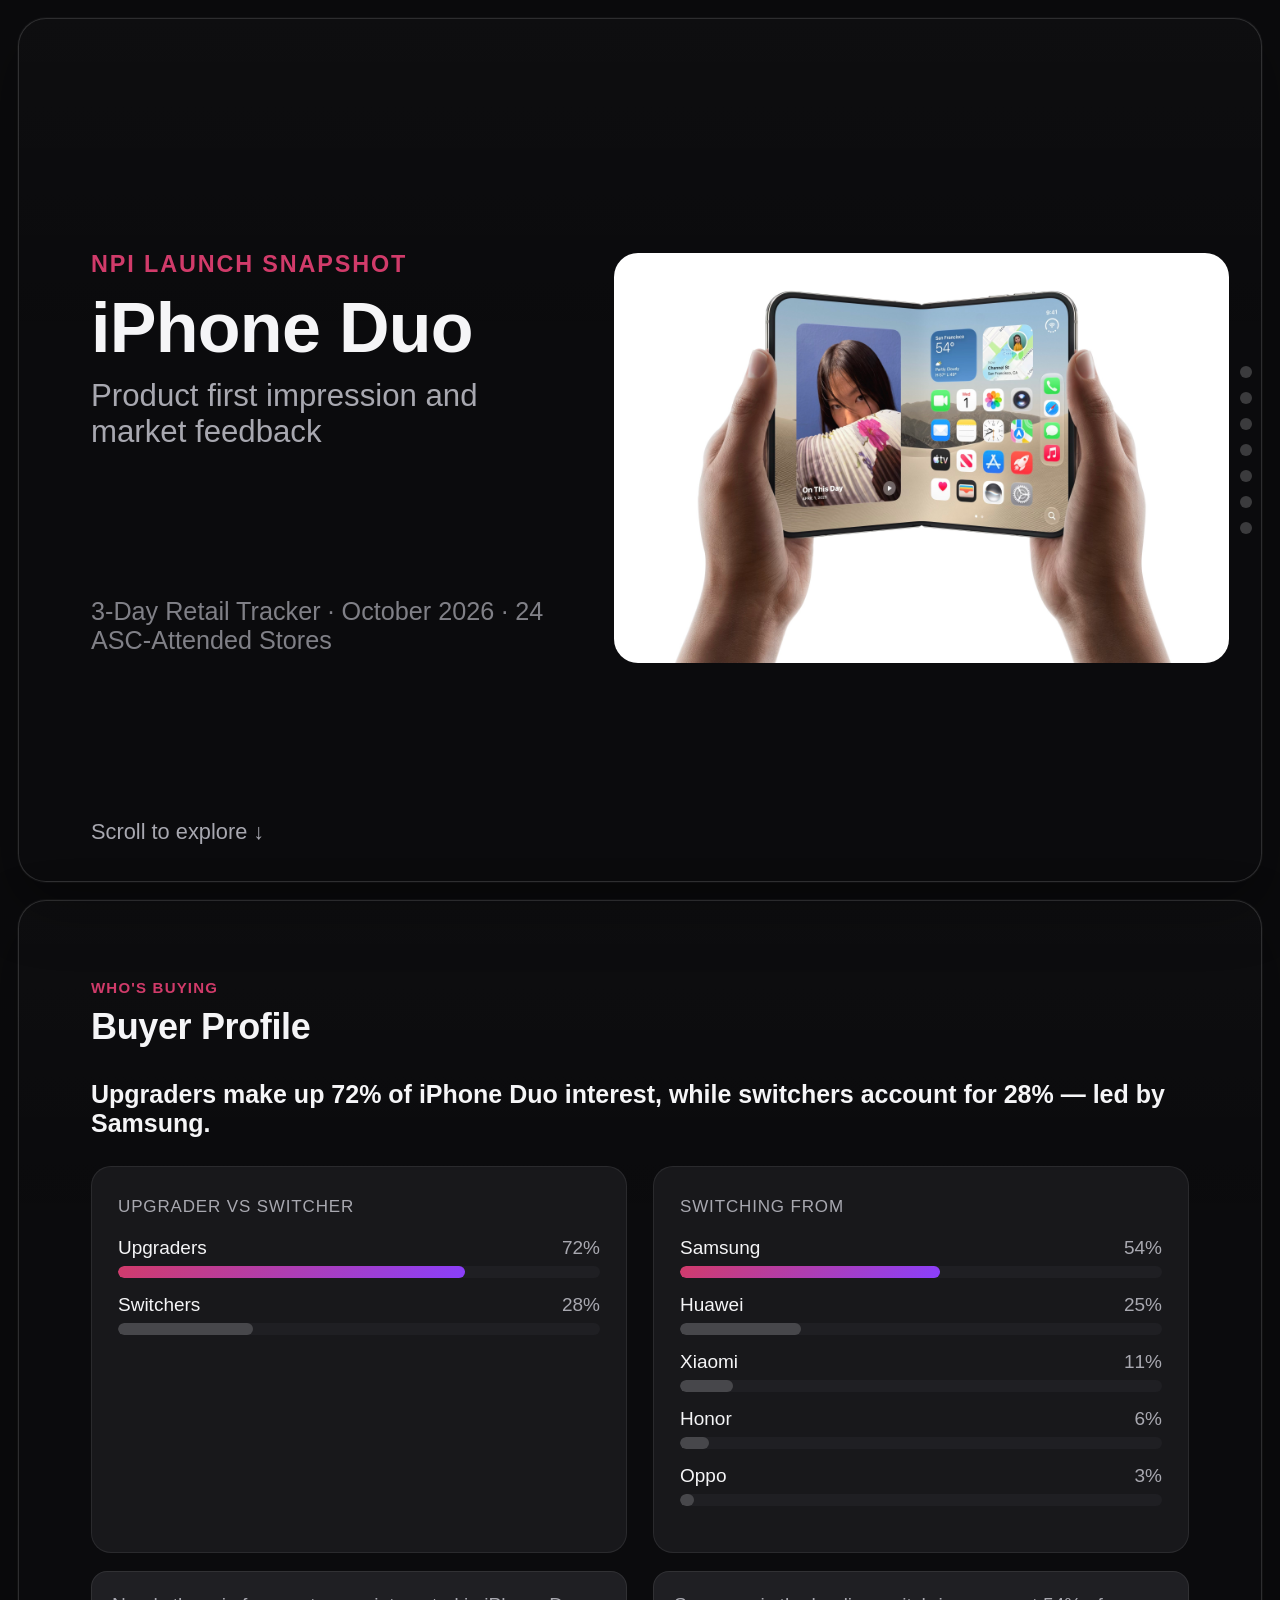
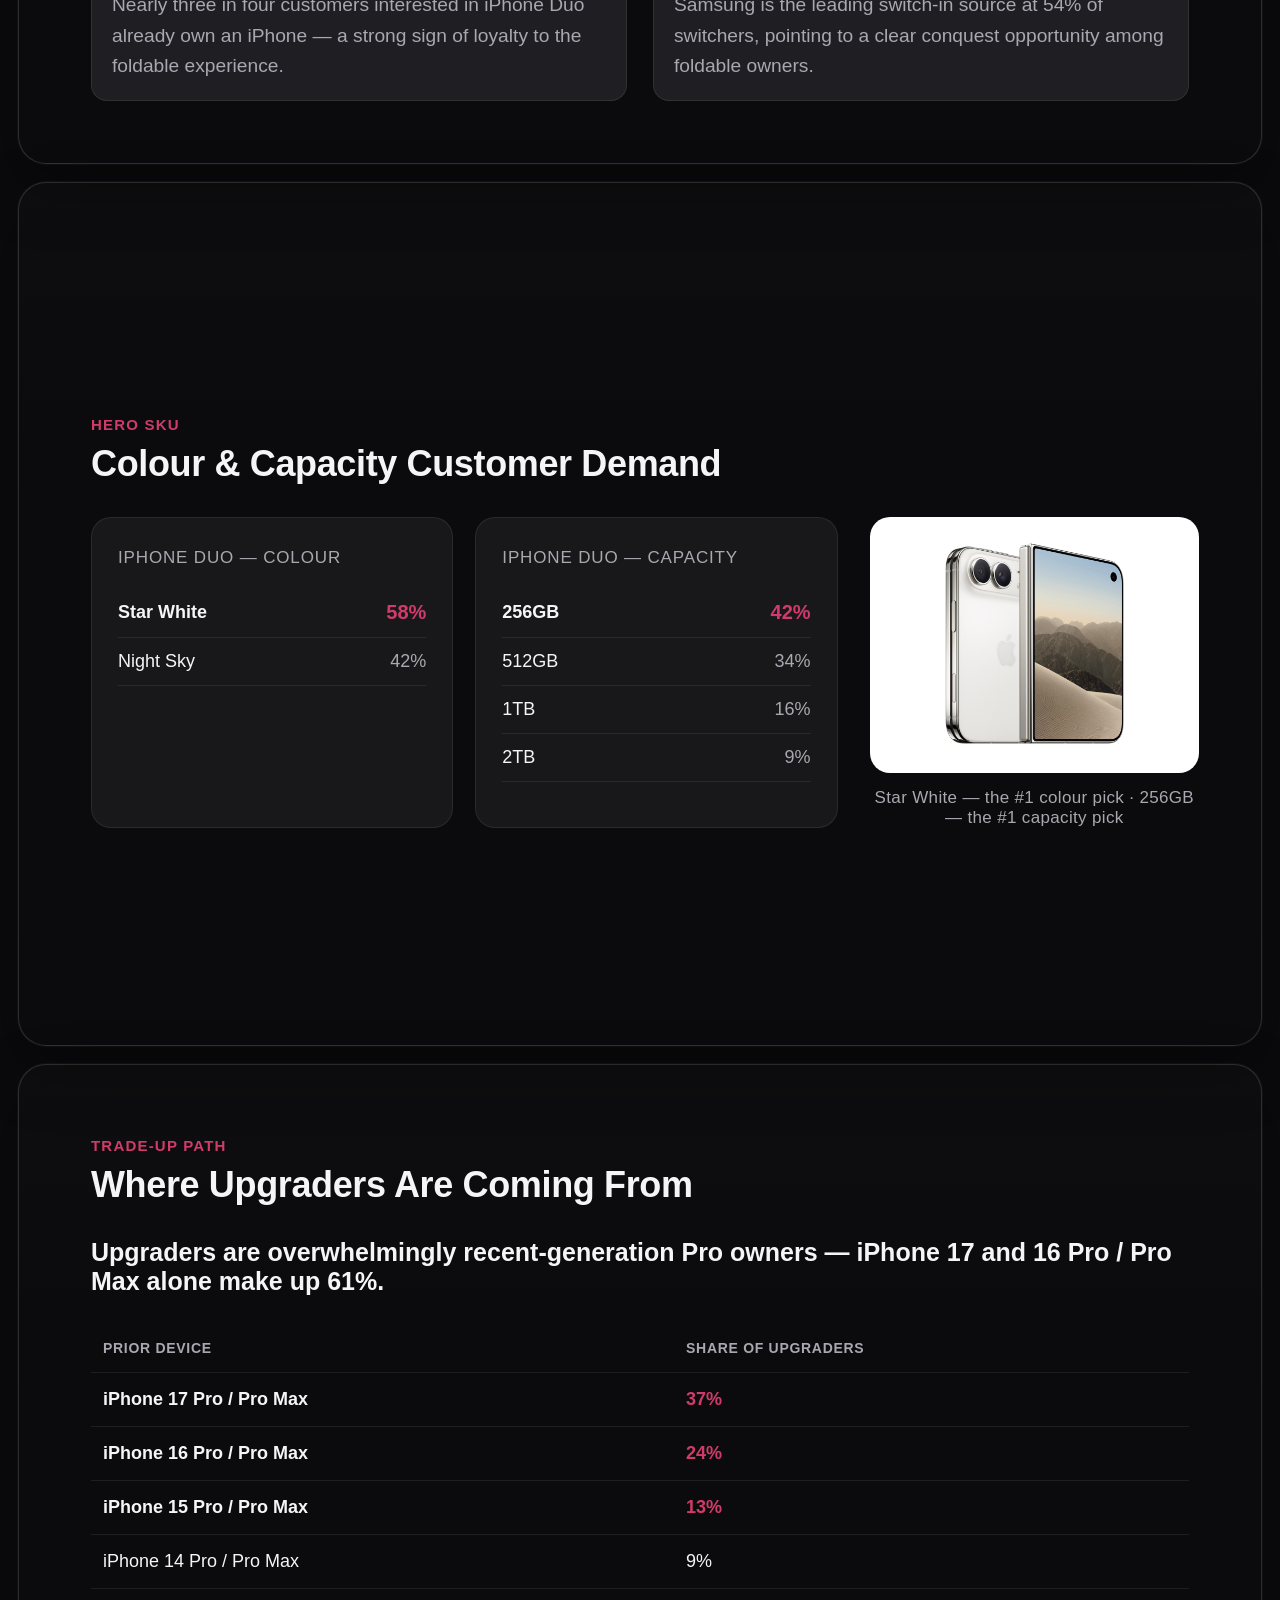
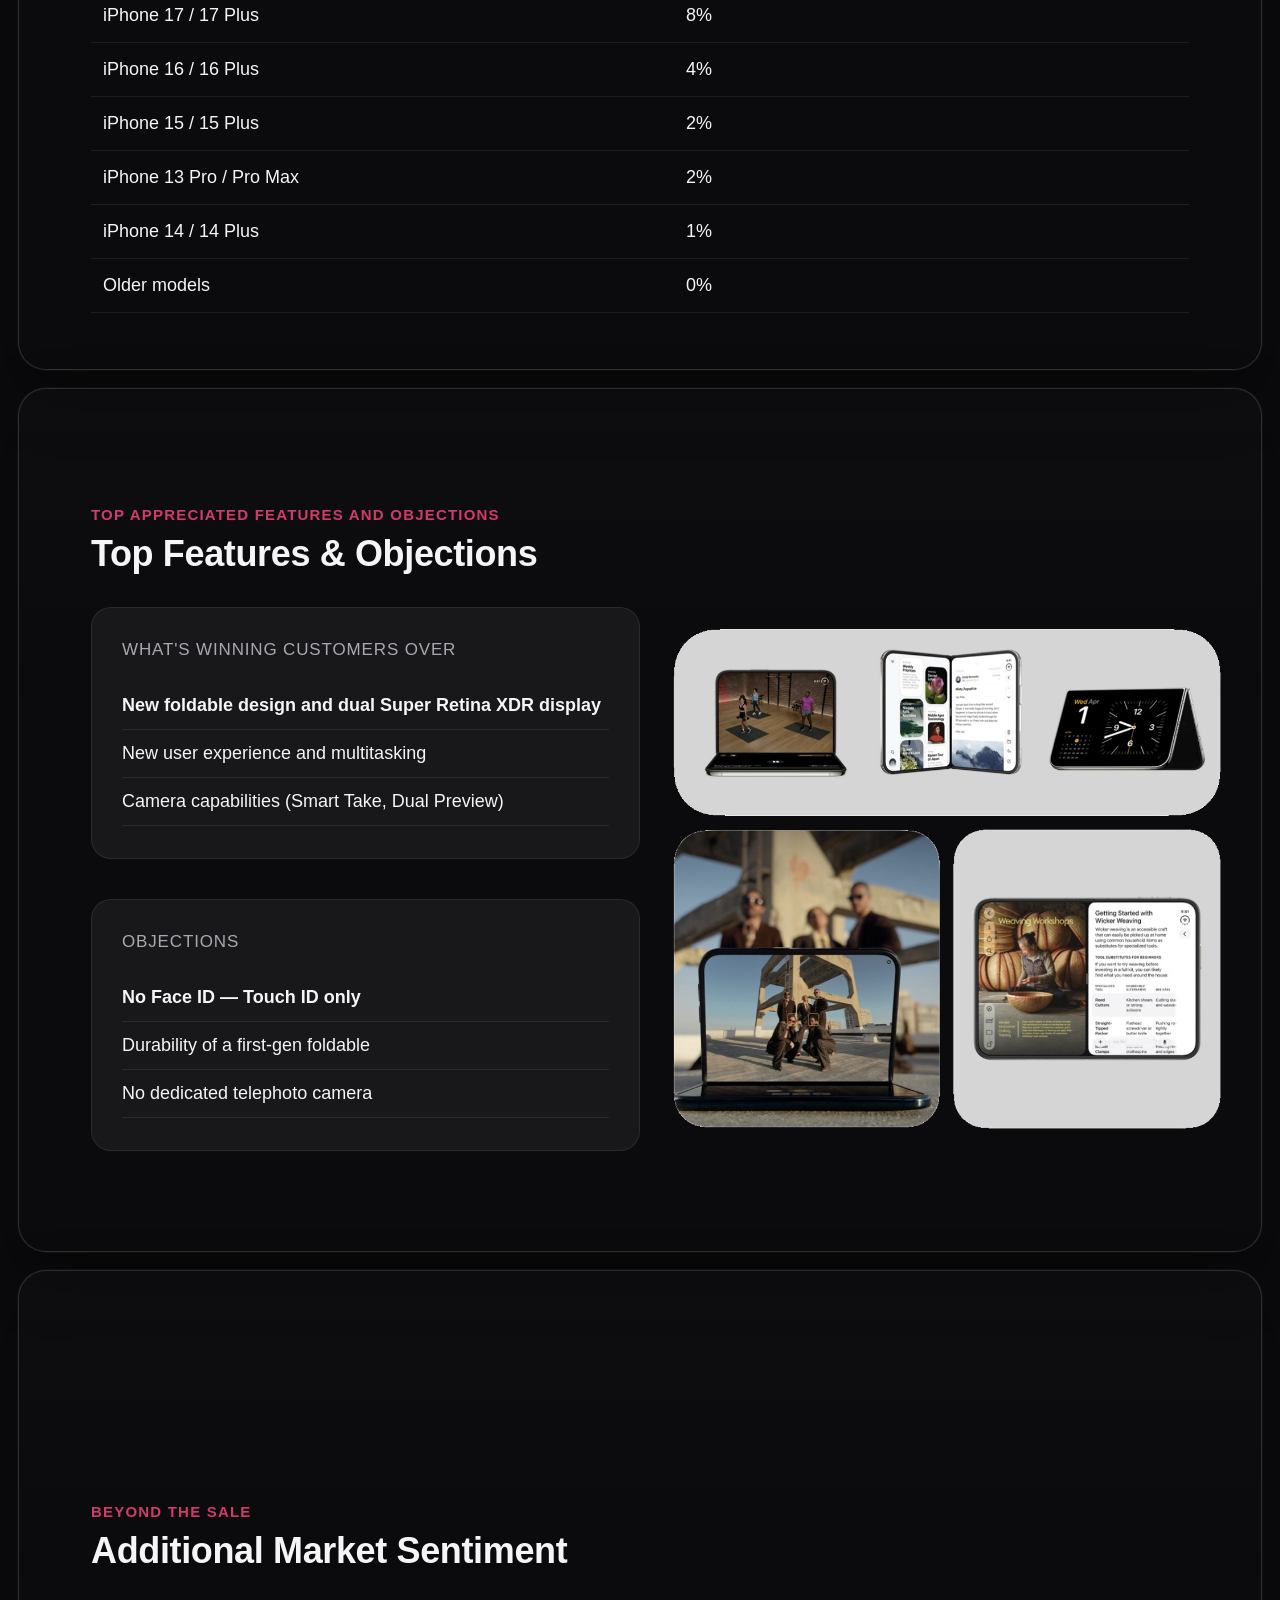
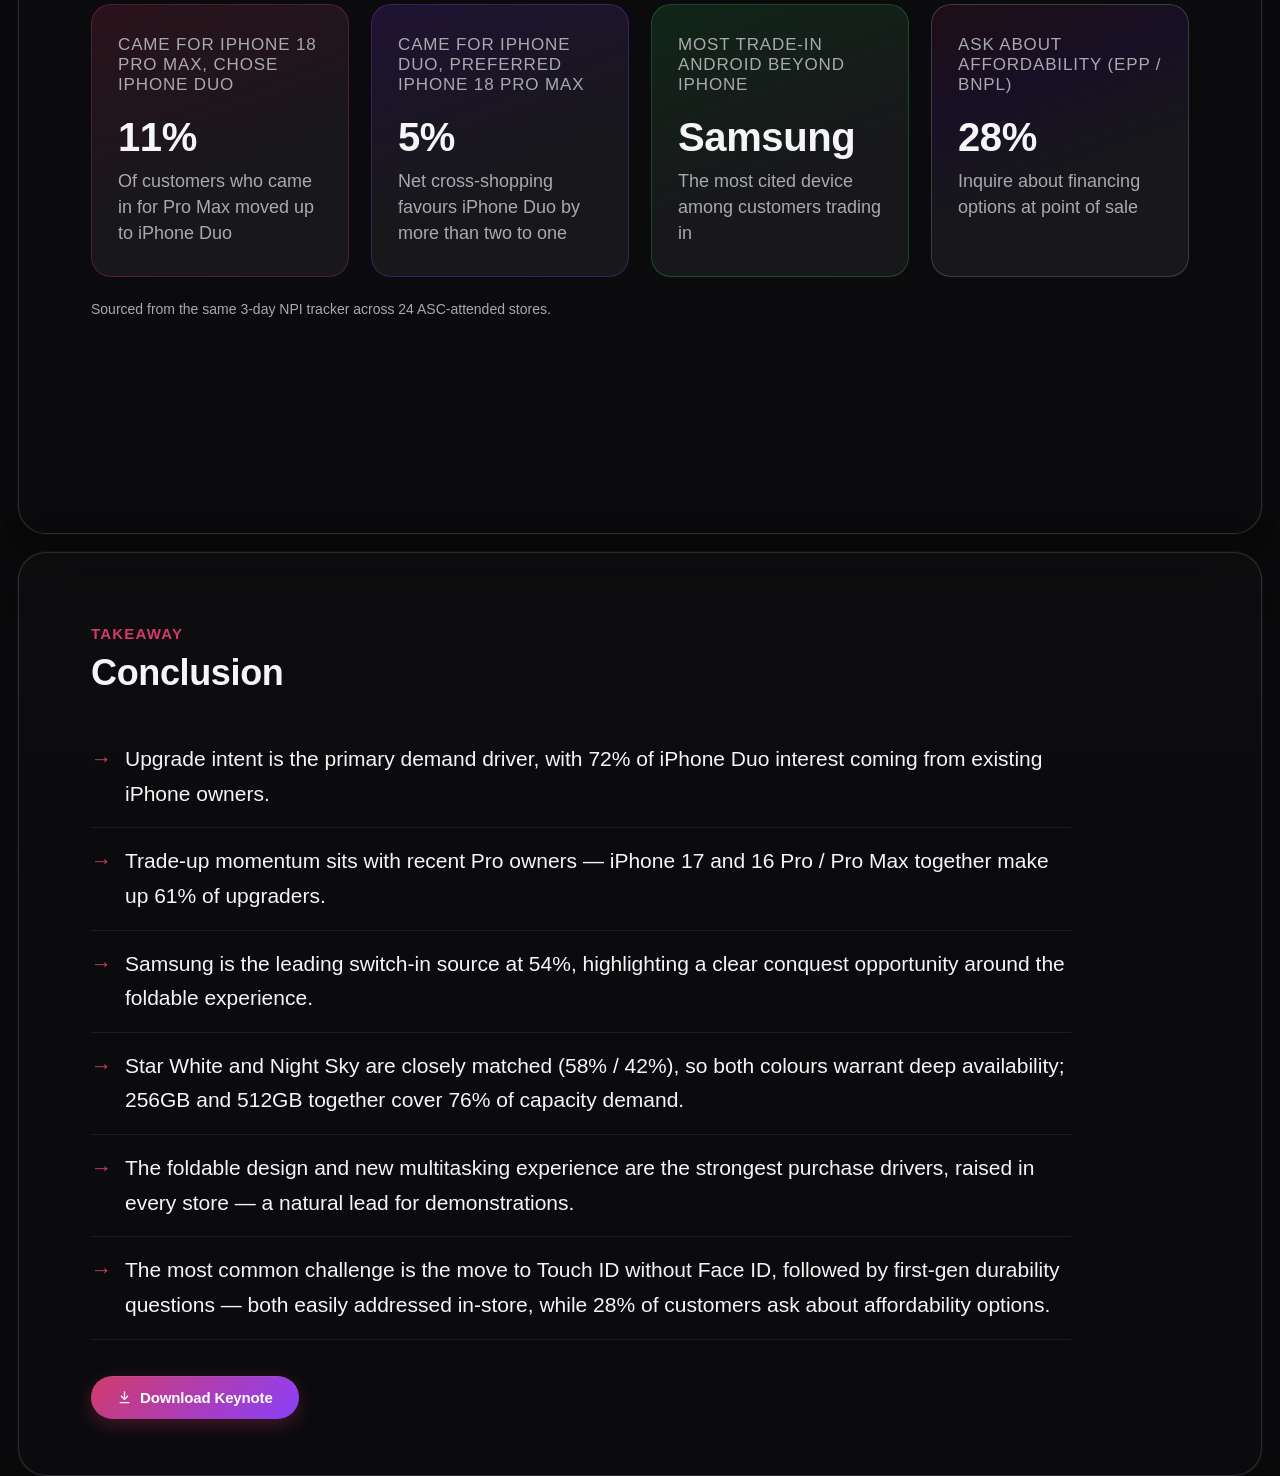
<file: index.html>
<!DOCTYPE html>
<html lang="en">
<head>
<meta charset="UTF-8" />
<meta name="viewport" content="width=device-width, initial-scale=1.0" />
<title>iPhone Duo — NPI Launch Snapshot</title>
<link rel="stylesheet" href="./style.css" />
</head>
<body>

<div class="nav-dots">
  <a href="#s1" data-title="iPhone Duo"></a><a href="#s2" data-title="Buyer Profile"></a><a href="#s3" data-title="Colour &amp; Capacity Customer Demand"></a>
  <a href="#s4" data-title="Where Upgraders Are Coming From"></a><a href="#s5" data-title="Top Features &amp; Objections"></a><a href="#s6" data-title="Additional Market Sentiment"></a><a href="#s7" data-title="Conclusion"></a>
</div>

<!-- SLIDE 1 — TITLE -->
<section class="slide" id="s1">
  <div class="hero-row">
    <div class="hero-copy">
      <div class="eyebrow" style="font-size:23.4px;">NPI Launch Snapshot</div>
      <h1 style="font-size:70px;">iPhone Duo</h1>
      <div class="meta" style="font-size:31.2px;">Product first impression and market feedback</div>
      <div class="meta hero-subfoot" style="font-size:25.2px; opacity:0.75;">3-Day Retail Tracker &middot; October 2026 &middot; 24 ASC-Attended Stores</div>
    </div>
    <div class="hero-media">
      <img src="./assets/iphone_duo_hero.jpg" alt="iPhone Duo unfolded, held in two hands" />
    </div>
  </div>
  <div class="scroll-cue" style="font-size:21.8px;">Scroll to explore ↓</div>
</section>

<!-- SLIDE 2 — BUYER PROFILE -->
<section class="slide" id="s2">
  <div class="eyebrow">Who's Buying</div>
  <h2>Buyer Profile</h2>
  <div class="meta" style="font-size:25px; font-weight:700; color:var(--ink); margin-bottom:28px;">Upgraders make up 72% of iPhone Duo interest, while switchers account for 28% — led by Samsung.</div>
  <div class="grid2">
    <div class="card">
      <div class="panel-title">Upgrader vs Switcher</div>
      <div class="bar-row">
        <div class="top"><span class="name">Upgraders</span><span class="count">72%</span></div>
        <div class="bar-track"><div class="bar-fill" style="width:72%;"></div></div>
      </div>
      <div class="bar-row">
        <div class="top"><span class="name">Switchers</span><span class="count">28%</span></div>
        <div class="bar-track"><div class="bar-fill dim" style="width:28%;"></div></div>
      </div>
    </div>
    <div class="card">
      <div class="panel-title">Switching From</div>
      <div class="bar-row">
        <div class="top"><span class="name">Samsung</span><span class="count">54%</span></div>
        <div class="bar-track"><div class="bar-fill" style="width:54%;"></div></div>
      </div>
      <div class="bar-row">
        <div class="top"><span class="name">Huawei</span><span class="count">25%</span></div>
        <div class="bar-track"><div class="bar-fill dim" style="width:25%;"></div></div>
      </div>
      <div class="bar-row">
        <div class="top"><span class="name">Xiaomi</span><span class="count">11%</span></div>
        <div class="bar-track"><div class="bar-fill dim" style="width:11%;"></div></div>
      </div>
      <div class="bar-row">
        <div class="top"><span class="name">Honor</span><span class="count">6%</span></div>
        <div class="bar-track"><div class="bar-fill dim" style="width:6%;"></div></div>
      </div>
      <div class="bar-row">
        <div class="top"><span class="name">Oppo</span><span class="count">3%</span></div>
        <div class="bar-track"><div class="bar-fill dim" style="width:3%;"></div></div>
      </div>
    </div>
  </div>
  <div class="signal-note-grid signal-note-grid-2">
    <div class="signal-note-card">Nearly three in four customers interested in iPhone Duo already own an iPhone — a strong sign of loyalty to the foldable experience.</div>
    <div class="signal-note-card">Samsung is the leading switch-in source at 54% of switchers, pointing to a clear conquest opportunity among foldable owners.</div>
  </div>
</section>

<!-- SLIDE 3 — COLOUR & CAPACITY -->
<section class="slide" id="s3">
  <div class="eyebrow">Hero SKU</div>
  <h2>Colour &amp; Capacity Customer Demand</h2>
  <div class="cap-layout">
    <div class="cap-grid cap-grid-2">
      <div class="card">
        <div class="panel-title">iPhone Duo &mdash; Colour</div>
        <ul class="ranked">
          <li><span>Star White</span><span class="count">58%</span></li>
          <li><span>Night Sky</span><span class="count">42%</span></li>
        </ul>
      </div>
      <div class="card">
        <div class="panel-title">iPhone Duo &mdash; Capacity</div>
        <ul class="ranked">
          <li><span>256GB</span><span class="count">42%</span></li>
          <li><span>512GB</span><span class="count">34%</span></li>
          <li><span>1TB</span><span class="count">16%</span></li>
          <li><span>2TB</span><span class="count">9%</span></li>
        </ul>
      </div>
    </div>
    <div class="cap-ref">
      <div class="ref-media">
        <div style="width:100%;">
          <img src="./assets/iphone_duo_starwhite.jpg" alt="iPhone Duo closed, Star White, front and back view" />
          <div class="ref-caption">Star White &mdash; the #1 colour pick &middot; 256GB &mdash; the #1 capacity pick</div>
        </div>
      </div>
    </div>
  </div>
</section>

<!-- SLIDE 4 — UPGRADER SOURCE -->
<section class="slide" id="s4">
  <div class="eyebrow">Trade-Up Path</div>
  <h2>Where Upgraders Are Coming From</h2>
  <div class="meta" style="font-size:25px; font-weight:700; color:var(--ink); margin-bottom:28px;">Upgraders are overwhelmingly recent-generation Pro owners — iPhone 17 and 16 Pro / Pro Max alone make up 61%.</div>
  <table>
    <thead><tr><th>Prior Device</th><th>Share of Upgraders</th></tr></thead>
    <tbody>
      <tr class="top"><td>iPhone 17 Pro / Pro Max</td><td>37%</td></tr>
      <tr class="top"><td>iPhone 16 Pro / Pro Max</td><td>24%</td></tr>
      <tr class="top"><td>iPhone 15 Pro / Pro Max</td><td>13%</td></tr>
      <tr><td>iPhone 14 Pro / Pro Max</td><td>9%</td></tr>
      <tr><td>iPhone 17 / 17 Plus</td><td>8%</td></tr>
      <tr><td>iPhone 16 / 16 Plus</td><td>4%</td></tr>
      <tr><td>iPhone 15 / 15 Plus</td><td>2%</td></tr>
      <tr><td>iPhone 13 Pro / Pro Max</td><td>2%</td></tr>
      <tr><td>iPhone 14 / 14 Plus</td><td>1%</td></tr>
      <tr><td>Older models</td><td>0%</td></tr>
    </tbody>
  </table>
</section>

<!-- SLIDE 5 — FEATURES + OBJECTIONS -->
<section class="slide" id="s5">
  <div class="eyebrow">Top Appreciated Features and Objections</div>
  <h2>Top Features &amp; Objections</h2>
  <div class="feat-layout">
    <div class="feat-copy">
      <div class="stack-block card">
        <div class="panel-title">What's Winning Customers Over</div>
        <ul class="ranked">
          <li><span>New foldable design and dual Super Retina XDR display</span></li>
          <li><span>New user experience and multitasking</span></li>
          <li><span>Camera capabilities (Smart Take, Dual Preview)</span></li>
        </ul>
      </div>
      <div class="stack-block card">
        <div class="panel-title">Objections</div>
        <ul class="ranked">
          <li><span>No Face ID &mdash; Touch ID only</span></li>
          <li><span>Durability of a first-gen foldable</span></li>
          <li><span>No dedicated telephoto camera</span></li>
        </ul>
      </div>
    </div>
    <div class="feat-media">
      <img src="./assets/duo_features_visual.png" alt="iPhone Duo feature highlights — gaming, multitasking, camera, and apps" />
    </div>
  </div>
</section>

<!-- SLIDE 6 — ADDITIONAL MARKET SIGNALS -->
<section class="slide" id="s6">
  <div class="eyebrow">Beyond The Sale</div>
  <h2>Additional Market Sentiment</h2>
  <div class="signal-grid">
    <div class="card">
      <div class="panel-title">Came for iPhone 18 Pro Max, Chose iPhone Duo</div>
      <div class="stat-tile">
        <div class="val">11%</div>
        <div class="lbl">Of customers who came in for Pro Max moved up to iPhone Duo</div>
      </div>
    </div>
    <div class="card">
      <div class="panel-title">Came for iPhone Duo, Preferred iPhone 18 Pro Max</div>
      <div class="stat-tile">
        <div class="val">5%</div>
        <div class="lbl">Net cross-shopping favours iPhone Duo by more than two to one</div>
      </div>
    </div>
    <div class="card">
      <div class="panel-title">Most Trade-In Android Beyond iPhone</div>
      <div class="stat-tile">
        <div class="val">Samsung</div>
        <div class="lbl">The most cited device among customers trading in</div>
      </div>
    </div>
    <div class="card">
      <div class="panel-title">Ask About Affordability (EPP / BNPL)</div>
      <div class="stat-tile">
        <div class="val">28%</div>
        <div class="lbl">Inquire about financing options at point of sale</div>
      </div>
    </div>
  </div>
  <div class="signal-note">Sourced from the same 3-day NPI tracker across 24 ASC-attended stores.</div>
</section>

<!-- SLIDE 7 — CONCLUSION -->
<section class="slide" id="s7">
  <div class="eyebrow">Takeaway</div>
  <h2>Conclusion</h2>
  <ul class="closing-list">
    <li>Upgrade intent is the primary demand driver, with 72% of iPhone Duo interest coming from existing iPhone owners.</li>
    <li>Trade-up momentum sits with recent Pro owners — iPhone 17 and 16 Pro / Pro Max together make up 61% of upgraders.</li>
    <li>Samsung is the leading switch-in source at 54%, highlighting a clear conquest opportunity around the foldable experience.</li>
    <li>Star White and Night Sky are closely matched (58% / 42%), so both colours warrant deep availability; 256GB and 512GB together cover 76% of capacity demand.</li>
    <li>The foldable design and new multitasking experience are the strongest purchase drivers, raised in every store — a natural lead for demonstrations.</li>
    <li>The most common challenge is the move to Touch ID without Face ID, followed by first-gen durability questions — both easily addressed in-store, while 28% of customers ask about affordability options.</li>
  </ul>
  <a class="keynote-download" href="./iPhone_Duo_NPI_Launch_Snapshot.key" download style="margin-top:36px;">
    <span class="kd-icon"><svg viewBox="0 0 24 24" fill="none" stroke="currentColor" stroke-width="2" stroke-linecap="round" stroke-linejoin="round"><path d="M12 3v12"/><path d="M7 10l5 5 5-5"/><path d="M5 20h14"/></svg></span> Download Keynote
  </a>
</section>

</body>
</html>
</file>
<file: style.css>
:root {
  --bg: #0b0b0d;
  --panel: #18181b;
  --panel-2: #1f1f23;
  --line: rgba(255,255,255,0.08);
  --frame: rgba(255,255,255,0.14);
  --ink: #f5f5f7;
  --sub: #a8a8b0;
  --accent: #d13b6a;
  --accent-2: #8a3ffc;
  --grad: linear-gradient(135deg, #d13b6a 0%, #8a3ffc 100%);
  --good: #34c759;
}
* { box-sizing: border-box; }
html, body {
  height: 100%;
  margin: 0;
  background: var(--bg);
  color: var(--ink);
  font-family: -apple-system, "SF Pro Display", "Helvetica Neue", Arial, sans-serif;
  scroll-behavior: smooth;
  font-size: 18px;
}
body {
  scroll-snap-type: y mandatory;
  overflow-y: scroll;
  height: 100vh;
  padding: 18px;
}
.slide {
  scroll-snap-align: start;
  min-height: calc(100vh - 36px);
  padding: 72px 72px 56px;
  display: flex;
  flex-direction: column;
  justify-content: center;
  position: relative;
  border: 1px solid var(--frame);
  border-radius: 28px;
  margin-bottom: 18px;
  box-shadow: 0 0 0 1px rgba(255,255,255,0.03), 0 24px 60px rgba(0,0,0,0.35);
  background: linear-gradient(180deg, rgba(255,255,255,0.015), transparent 40%);
}
.slide .eyebrow {
  font-size: 15px;
  letter-spacing: 0.08em;
  text-transform: uppercase;
  color: var(--accent);
  font-weight: 700;
  margin-bottom: 10px;
}
.slide h1 { font-size: 52px; margin: 0 0 10px; letter-spacing: -0.01em; }
.slide h2 { font-size: 36px; margin: 0 0 32px; letter-spacing: -0.01em; }
.slide .meta { color: var(--sub); font-size: 19px; margin-bottom: 10px; }

.nav-dots {
  position: fixed;
  right: 28px;
  top: 50%;
  transform: translateY(-50%);
  display: flex;
  flex-direction: column;
  gap: 14px;
  z-index: 10;
}
.nav-dots a {
  width: 12px; height: 12px;
  border-radius: 50%;
  background: rgba(255,255,255,0.2);
  display: block;
  transition: background 0.2s;
  position: relative;
}
.nav-dots a:hover { background: var(--accent); }
.nav-dots a::after {
  content: attr(data-title);
  position: absolute;
  right: 22px;
  top: 50%;
  transform: translateY(-50%);
  white-space: nowrap;
  background: var(--panel);
  color: var(--ink);
  border: 1px solid var(--line);
  border-radius: 8px;
  padding: 6px 12px;
  font-size: 13px;
  font-weight: 500;
  letter-spacing: 0;
  text-transform: none;
  opacity: 0;
  pointer-events: none;
  transition: opacity 0.15s;
  box-shadow: 0 8px 20px rgba(0,0,0,0.35);
}
.nav-dots a:hover::after { opacity: 1; }

.grid4 { display: grid; grid-template-columns: repeat(4, 1fr); gap: 22px; }
.grid2 { display: grid; grid-template-columns: 1fr 1fr; gap: 26px; }
.grid3 { display: grid; grid-template-columns: repeat(3, 1fr); gap: 22px; }

.card {
  background: var(--panel);
  border: 1px solid var(--line);
  border-radius: 20px;
  padding: 30px 26px;
}
.card.accent { background: var(--grad); border: none; }
.card .val { font-size: 46px; font-weight: 700; letter-spacing: -0.01em; }
.card .lbl { font-size: 19px; color: var(--sub); margin-top: 8px; line-height: 1.45; }
.card.accent .lbl { color: rgba(255,255,255,0.85); }
.card .delta { font-size: 14px; color: var(--good); margin-top: 12px; font-weight: 600; }

.bar-row { margin-bottom: 16px; }
.bar-row .top { display: flex; justify-content: space-between; font-size: 19px; margin-bottom: 7px; }
.bar-row .top .name { color: var(--ink); }
.bar-row .top .count { color: var(--sub); }
.bar-track { background: var(--panel-2); border-radius: 8px; height: 12px; overflow: hidden; }
.bar-fill { height: 100%; border-radius: 8px; background: var(--grad); }
.bar-fill.dim { background: rgba(255,255,255,0.18); }

.panel-title { font-size: 17px; color: var(--sub); text-transform: uppercase; letter-spacing: 0.05em; margin-bottom: 20px; }

.donut {
  width: 180px; height: 180px;
  border-radius: 50%;
  display: flex; align-items: center; justify-content: center;
  margin: 0 auto 20px;
}
.donut span { background: var(--bg); border-radius: 50%; width: 130px; height: 130px; display: flex; flex-direction: column; align-items: center; justify-content: center; }
.donut span b { font-size: 30px; }
.donut span i { font-size: 12px; color: var(--sub); font-style: normal; }

table { width: 100%; border-collapse: collapse; }
th, td { text-align: left; padding: 16px 12px; border-bottom: 1px solid var(--line); font-size: 18px; }
th { color: var(--sub); font-weight: 700; font-size: 14px; text-transform: uppercase; letter-spacing: 0.05em; }
tr.top td { color: var(--ink); font-weight: 700; }
tr.top td:last-child { color: var(--accent); }

.badge { display: inline-block; font-size: 13px; padding: 4px 12px; border-radius: 20px; background: var(--panel-2); color: var(--sub); margin-left: 12px; font-weight: 500; text-transform: none; letter-spacing: 0; vertical-align: middle; }

.ranked { list-style: none; margin: 0; padding: 0; }
.ranked li { display: flex; justify-content: space-between; align-items: center; padding: 13px 0; border-bottom: 1px solid var(--line); font-size: 18px; }
.ranked li:first-child { font-weight: 700; color: var(--ink); }
.ranked li:first-child .count { color: var(--accent); font-weight: 700; font-size: 20px; }
.ranked .count { color: var(--sub); }

.hero-num { font-size: 120px; font-weight: 700; letter-spacing: -0.02em; background: var(--grad); -webkit-background-clip: text; background-clip: text; color: transparent; line-height: 1; }
.scroll-cue { position: absolute; bottom: 36px; left: 72px; color: var(--sub); font-size: 14px; }

.closing-list { list-style: none; margin: 0; padding: 0; max-width: 980px; }
.closing-list li { font-size: 21px; line-height: 1.65; padding: 16px 0 16px 34px; position: relative; border-bottom: 1px solid var(--line); }
.closing-list li::before { content: "→"; position: absolute; left: 0; color: var(--accent); font-weight: 700; }

/* Title slide two-column hero */
.hero-row {
  display: flex;
  align-items: center;
  gap: 40px;
  width: 100%;
}
.hero-row .hero-copy { flex: 0 0 44%; max-width: 44%; display: flex; flex-direction: column; min-height: 46vh; }
.hero-row .hero-copy h1 { white-space: nowrap; }
.hero-row .hero-copy .hero-subfoot { margin-top: auto; padding-top: 40px; }
.keynote-download {
  display: inline-flex;
  align-items: center;
  gap: 8px;
  margin-top: 22px;
  padding: 13px 26px;
  width: fit-content;
  background: var(--grad);
  border: none;
  border-radius: 999px;
  color: #fff;
  font-size: 15px;
  font-weight: 600;
  letter-spacing: -0.01em;
  text-decoration: none;
  box-shadow: 0 6px 18px rgba(209,59,106,0.28), 0 1px 0 rgba(255,255,255,0.06) inset;
  transition: transform 0.2s ease, box-shadow 0.2s ease, filter 0.2s ease;
}
.keynote-download:hover { filter: brightness(1.08); box-shadow: 0 8px 22px rgba(209,59,106,0.36), 0 1px 0 rgba(255,255,255,0.06) inset; }
.keynote-download:active { transform: scale(0.97); }
.keynote-download .kd-icon {
  display: inline-flex;
  color: #fff;
  font-size: 15px;
}
.keynote-download .kd-icon svg { width: 15px; height: 15px; display: block; }
.hero-row .hero-media { flex: 0 0 56%; max-width: 56%; display: flex; justify-content: center; }
.hero-row .hero-media img {
  width: 100%;
  max-height: 62vh;
  object-fit: contain;
  border-radius: 24px;
}

/* Collapsible preorders */
details.fold {
  margin-top: 22px;
}
details.fold > summary {
  cursor: pointer;
  color: var(--sub);
  font-size: 15px;
  letter-spacing: 0.03em;
  text-transform: uppercase;
  font-weight: 600;
  list-style: none;
  padding: 12px 0;
  border-top: 1px solid var(--line);
}
details.fold > summary::-webkit-details-marker { display: none; }
details.fold > summary::before {
  content: "▸ ";
  color: var(--accent);
}
details.fold[open] > summary::before { content: "▾ "; }
details.fold .fold-body { padding-top: 18px; }

/* Whole-slide fold (Sales & Preorders) */
details.fold-slide { margin-top: 0; }
details.fold-slide > summary {
  border-top: none;
  font-size: 17px;
  padding: 18px 22px;
  background: var(--panel);
  border: 1px solid var(--line);
  border-radius: 16px;
}
details.fold-slide[open] > summary { border-radius: 16px 16px 0 0; }
details.fold-slide .fold-body {
  padding: 26px 22px 6px;
  background: var(--panel-2);
  border: 1px solid var(--line);
  border-top: none;
  border-radius: 0 0 16px 16px;
}

/* Color & Capacity slide product reference image */
.ref-media {
  display: flex;
  align-items: center;
  justify-content: center;
}
.ref-media img {
  width: 100%;
  max-height: 44vh;
  object-fit: contain;
  border-radius: 20px;
}
.ref-caption {
  text-align: center;
  color: var(--sub);
  font-size: 17px;
  margin-top: 10px;
  letter-spacing: 0.02em;
}

.stack-block { margin-bottom: 40px; }
.stack-block:last-child { margin-bottom: 0; }

/* Features & Objections two-column layout (text left 50%, visual right 50%) */
.feat-layout { display: flex; gap: 32px; width: 100%; align-items: stretch; }
.feat-layout .feat-copy {
  flex: 0 0 50%;
  max-width: 50%;
  display: flex;
  flex-direction: column;
  justify-content: center;
}
.feat-layout .feat-media {
  flex: 0 0 50%;
  max-width: 50%;
  display: flex;
  align-items: center;
  justify-content: center;
}
.feat-layout .feat-media img {
  width: 100%;
  max-height: 62vh;
  object-fit: contain;
  border-radius: 24px;
}

.signal-elaboration {
  margin-top: 16px;
  padding-top: 14px;
  border-top: 1px solid var(--line);
  font-size: 18px;
  line-height: 1.6;
  color: var(--sub);
}

/* Framed stack blocks (features/objections) matching buyer-profile card style */
.stack-block.card { padding: 32px 30px; }
.stack-block.card .panel-title { margin-bottom: 22px; }
.stack-block.card .ranked { margin: 0; }

.stat-row { display: grid; grid-template-columns: repeat(3, 1fr); gap: 20px; }
.stat-tile { text-align: left; }
.stat-tile .val { font-size: 40px; font-weight: 700; letter-spacing: -0.01em; }
.stat-tile .lbl { font-size: 18px; color: var(--sub); margin-top: 8px; line-height: 1.45; }

/* Color & Capacity two-row layout with reference image alongside */
.cap-layout { display: flex; gap: 32px; width: 100%; align-items: stretch; }
.cap-layout .cap-grid {
  flex: 0 0 68%;
  max-width: 68%;
  display: grid;
  grid-template-columns: 1fr 1fr;
  grid-template-rows: 1fr 1fr;
  gap: 22px;
}
.cap-layout .cap-ref {
  flex: 0 0 30%;
  max-width: 30%;
  display: flex;
  flex-direction: column;
  justify-content: center;
}

/* Additional signals slide */
.signal-grid { display: grid; grid-template-columns: repeat(4, 1fr); gap: 22px; align-items: stretch; }
.signal-grid .card {
  display: flex;
  flex-direction: column;
  min-height: 150px;
  border: 1px solid var(--line);
}
.signal-grid .card:nth-child(1) { background: linear-gradient(160deg, rgba(209,59,106,0.16), var(--panel) 62%); border-color: rgba(209,59,106,0.28); }
.signal-grid .card:nth-child(2) { background: linear-gradient(160deg, rgba(138,63,252,0.16), var(--panel) 62%); border-color: rgba(138,63,252,0.28); }
.signal-grid .card:nth-child(3) { background: linear-gradient(160deg, rgba(52,199,89,0.14), var(--panel) 62%); border-color: rgba(52,199,89,0.26); }
.signal-grid .card:nth-child(4) { background: linear-gradient(160deg, rgba(209,59,106,0.10), rgba(138,63,252,0.10), var(--panel) 62%); border-color: rgba(255,255,255,0.16); }
.signal-note-grid { display: grid; grid-template-columns: repeat(4, 1fr); gap: 22px; margin-top: 18px; }
.signal-note-grid.signal-note-grid-2 { grid-template-columns: 1fr 1fr; gap: 26px; }
.signal-note-card {
  padding: 18px 20px;
  background: var(--panel-2);
  border: 1px solid var(--line);
  border-radius: 16px;
  font-size: 19.2px;
  line-height: 1.6;
  color: var(--sub);
}
.signal-note-card:empty { visibility: hidden; border-color: transparent; background: transparent; }
.signal-note { color: var(--sub); font-size: 14px; margin-top: 24px; }

/* Duo: single-model color & capacity — two cards side by side */
.cap-layout .cap-grid.cap-grid-2 {
  grid-template-columns: 1fr 1fr;
  grid-template-rows: 1fr;
}

/* Image placeholder for official Duo art (drop-in replacement) */
.img-ph {
  width: 100%;
  border-radius: 24px;
  border: 1px dashed var(--frame);
  background:
    radial-gradient(120% 120% at 30% 20%, rgba(209,59,106,0.18), transparent 55%),
    radial-gradient(120% 120% at 80% 90%, rgba(138,63,252,0.18), transparent 55%),
    var(--panel);
  display: flex;
  flex-direction: column;
  align-items: center;
  justify-content: center;
  text-align: center;
  color: var(--sub);
  min-height: 46vh;
  gap: 10px;
  padding: 24px;
}
.img-ph.ref { min-height: 38vh; }
.img-ph .ph-mark { font-size: 40px; opacity: 0.5; }
.img-ph .ph-label { font-size: 15px; letter-spacing: 0.02em; max-width: 280px; line-height: 1.5; }
.img-ph .ph-file { font-size: 12px; color: var(--accent); font-family: ui-monospace, monospace; opacity: 0.85; }
</file>
